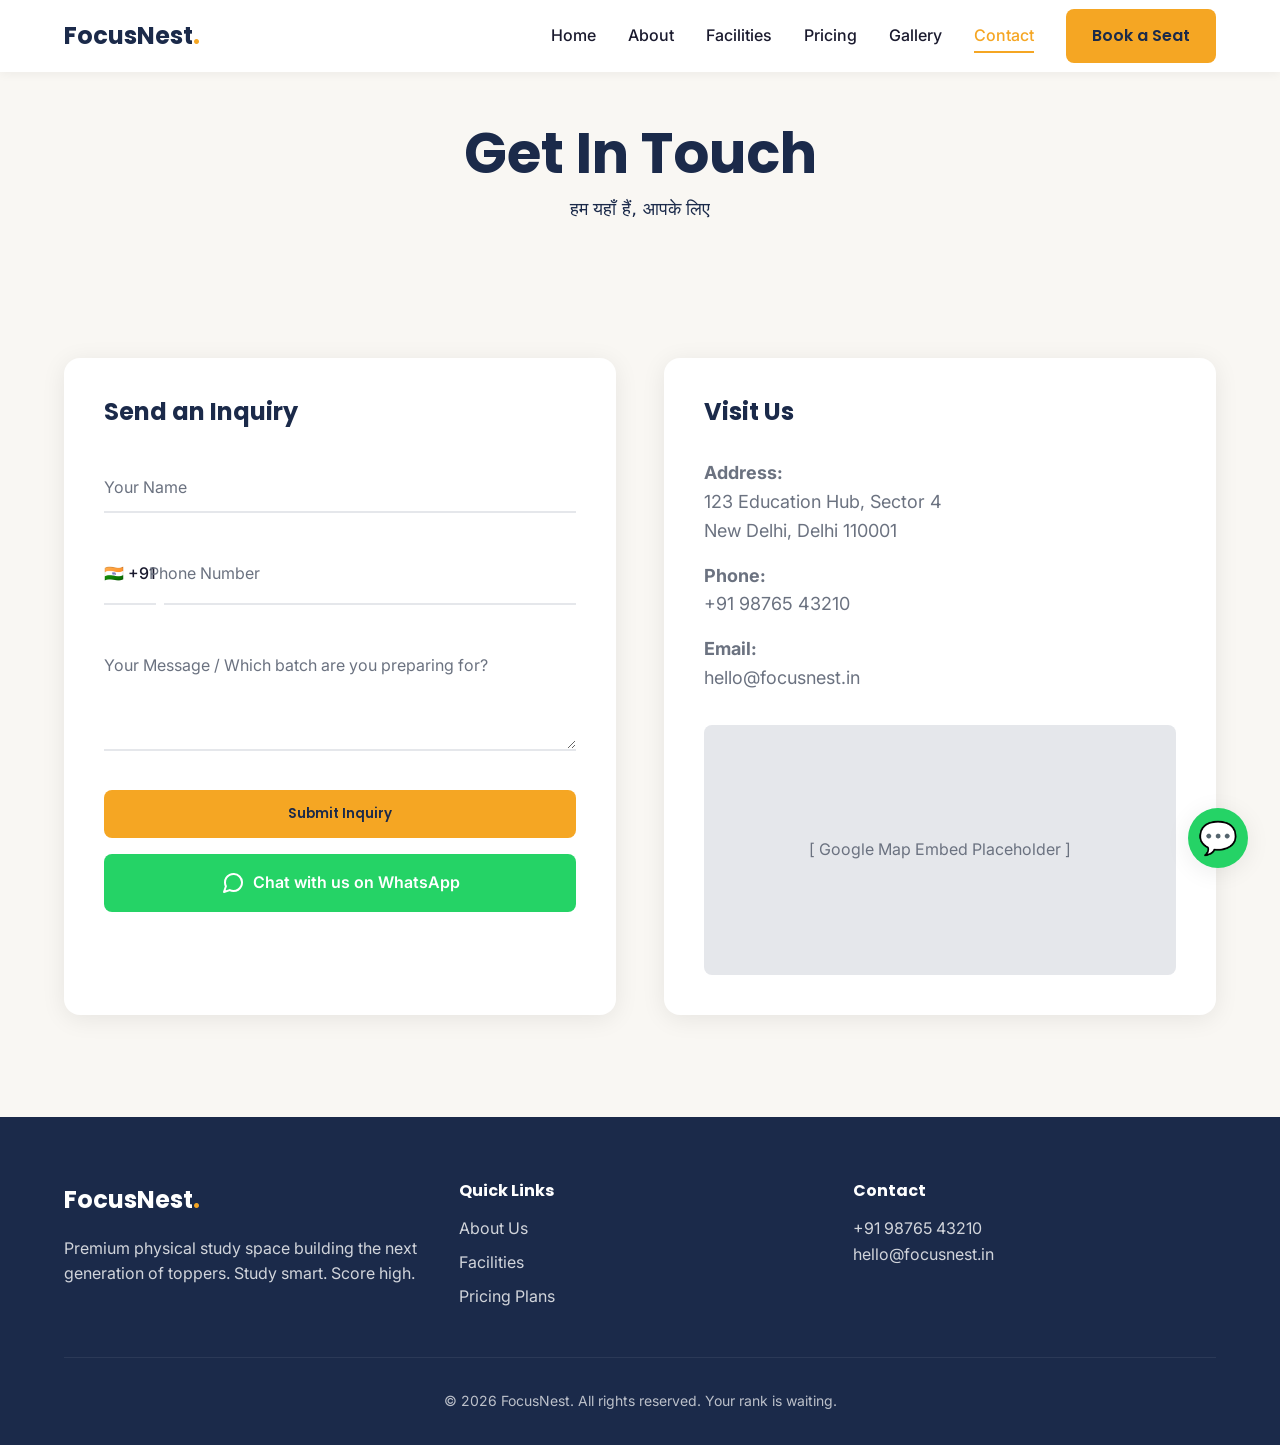
<file: contact.html>
<!DOCTYPE html>
<html lang="en">
<head>
    <meta charset="UTF-8">
    <meta name="viewport" content="width=device-width, initial-scale=1.0">
    <title>Contact Us | FocusNest</title>
    <link rel="preconnect" href="https://fonts.googleapis.com">
    <link rel="preconnect" href="https://fonts.gstatic.com" crossorigin>
    <link href="https://fonts.googleapis.com/css2?family=Inter:wght@400;500&family=Poppins:wght@600;700&display=swap" rel="stylesheet">
    <link rel="stylesheet" href="style.css">
</head>
<body>

    <nav class="navbar">
        <div class="container navbar__inner">
            <a href="index.html" class="logo">FocusNest<span class="logo__dot">.</span></a>
            <button class="hamburger" aria-label="Menu">
                <span class="hamburger__line"></span>
                <span class="hamburger__line"></span>
                <span class="hamburger__line"></span>
            </button>
            <div class="nav-links">
                <a href="index.html" class="nav-link">Home</a>
                <a href="about.html" class="nav-link">About</a>
                <a href="facilities.html" class="nav-link">Facilities</a>
                <a href="pricing.html" class="nav-link">Pricing</a>
                <a href="gallery.html" class="nav-link">Gallery</a>
                <a href="contact.html" class="nav-link active">Contact</a>
                <a href="pricing.html" class="btn btn--primary">Book a Seat</a>
            </div>
        </div>
    </nav>

    <div style="padding-top: 120px; padding-bottom: 2rem; background-color: var(--color-bg); text-align: center;">
        <div class="container">
            <h1 style="font-size: clamp(2rem, 5vw, 3.5rem);">Get In Touch</h1>
            <span class="hindi-tagline" style="color: var(--color-primary)">हम यहाँ हैं, आपके लिए</span>
        </div>
    </div>

    <section class="section">
        <div class="container">
            <div class="contact-wrapper">
                
                <div class="contact-form">
                    <h2 class="mb-4">Send an Inquiry</h2>
                    
                    <form onsubmit="event.preventDefault();">
                        <div class="input-group">
                            <input type="text" id="name" required>
                            <label for="name">Your Name</label>
                        </div>
                        
                        <div class="input-group">
                            <div style="display:flex; align-items:flex-end;">
                                <span style="font-weight: 500; font-size: 1rem; border-bottom: 2px solid #E5E7EB; padding: 1rem 0; margin-right: 0.5rem; color: var(--color-text);">🇮🇳 +91</span>
                                <input style="flex:1;" type="tel" id="phone" pattern="[0-9]{10}" required>
                            </div>
                            <label for="phone" style="left: 45px;">Phone Number</label>
                        </div>
                        
                        <div class="input-group">
                            <textarea id="message" rows="4" required></textarea>
                            <label for="message">Your Message / Which batch are you preparing for?</label>
                        </div>
                        
                        <button type="submit" class="btn btn--primary" style="width: 100%;">Submit Inquiry</button>
                    </form>

                    <a href="https://wa.me/919876543210" class="whatsapp-cta-full" target="_blank">
                        <svg xmlns="http://www.w3.org/-logo" width="24" height="24" viewBox="0 0 24 24" fill="none" stroke="currentColor" stroke-width="2" stroke-linecap="round" stroke-linejoin="round"><path d="M21 11.5a8.38 8.38 0 0 1-.9 3.8 8.5 8.5 0 0 1-7.6 4.7 8.38 8.38 0 0 1-3.8-.9L3 21l1.9-5.7a8.38 8.38 0 0 1-.9-3.8 8.5 8.5 0 0 1 4.7-7.6 8.38 8.38 0 0 1 3.8-.9h.5a8.48 8.48 0 0 1 8 8v.5z"></path></svg>
                        Chat with us on WhatsApp
                    </a>
                </div>

                <div class="map-container" style="flex-direction: column; background: var(--color-surface); box-shadow: var(--shadow-card); padding: 2.5rem; justify-content: flex-start; align-items:flex-start;">
                    <h2 class="mb-4">Visit Us</h2>
                    <p class="mb-2" style="font-size: 1.125rem;"><strong>Address:</strong><br>123 Education Hub, Sector 4<br>New Delhi, Delhi 110001</p>
                    <p class="mb-2" style="font-size: 1.125rem;"><strong>Phone:</strong><br>+91 98765 43210</p>
                    <p class="mb-4" style="font-size: 1.125rem;"><strong>Email:</strong><br>hello@focusnest.in</p>
                    
                    <div style="width: 100%; height: 250px; background-color: #E5E7EB; border-radius: 8px; display:flex; align-items:center; justify-content:center; color: var(--color-muted);">
                        [ Google Map Embed Placeholder ]
                    </div>
                </div>

            </div>
        </div>
    </section>

    <footer class="footer">
        <div class="container">
            <div class="footer-grid">
                <div>
                    <a href="index.html" class="logo" style="color: white;">FocusNest<span class="logo__dot">.</span></a>
                    <p style="margin-top: 1rem; color: rgba(255,255,255,0.8);">Premium physical study space building the next generation of toppers. Study smart. Score high.</p>
                </div>
                <div>
                    <h4 style="color: white; margin-bottom: 1rem;">Quick Links</h4>
                    <ul style="list-style: none; display: flex; flex-direction: column; gap: 0.5rem; color: rgba(255,255,255,0.8);">
                        <li><a href="about.html">About Us</a></li>
                        <li><a href="facilities.html">Facilities</a></li>
                        <li><a href="pricing.html">Pricing Plans</a></li>
                    </ul>
                </div>
                <div>
                    <h4 style="color: white; margin-bottom: 1rem;">Contact</h4>
                    <p style="color: rgba(255,255,255,0.8);">+91 98765 43210</p>
                    <p style="color: rgba(255,255,255,0.8);">hello@focusnest.in</p>
                </div>
            </div>
            <div class="footer-bottom">
                &copy; 2026 FocusNest. All rights reserved. Your rank is waiting.
            </div>
        </div>
    </footer>

    <a href="https://wa.me/919876543210" class="whatsapp-float" aria-label="Chat on WhatsApp" target="_blank">
        💬
    </a>

    <script src="script.js"></script>
</body>
</html>
</file>
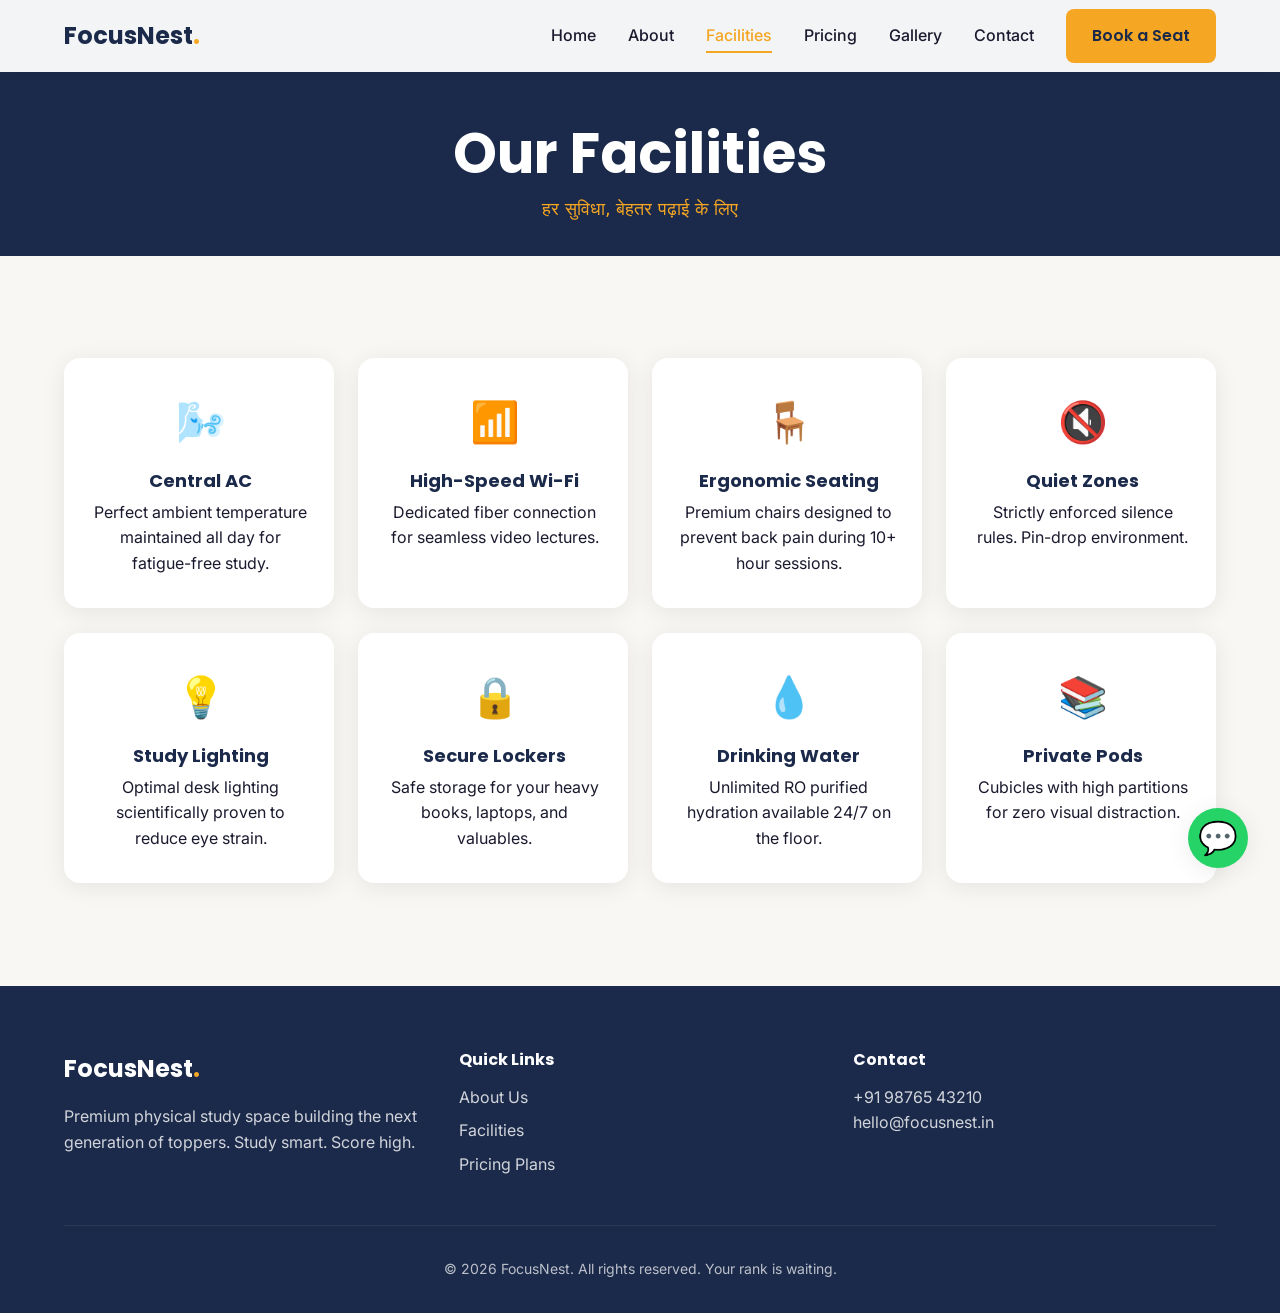
<file: facilities.html>
<!DOCTYPE html>
<html lang="en">
<head>
    <meta charset="UTF-8">
    <meta name="viewport" content="width=device-width, initial-scale=1.0">
    <title>Facilities | FocusNest</title>
    <link rel="preconnect" href="https://fonts.googleapis.com">
    <link rel="preconnect" href="https://fonts.gstatic.com" crossorigin>
    <link href="https://fonts.googleapis.com/css2?family=Inter:wght@400;500&family=Poppins:wght@600;700&display=swap" rel="stylesheet">
    <link rel="stylesheet" href="style.css">
</head>
<body>

    <nav class="navbar">
        <div class="container navbar__inner">
            <a href="index.html" class="logo">FocusNest<span class="logo__dot">.</span></a>
            <button class="hamburger" aria-label="Menu">
                <span class="hamburger__line"></span>
                <span class="hamburger__line"></span>
                <span class="hamburger__line"></span>
            </button>
            <div class="nav-links">
                <a href="index.html" class="nav-link">Home</a>
                <a href="about.html" class="nav-link">About</a>
                <a href="facilities.html" class="nav-link active">Facilities</a>
                <a href="pricing.html" class="nav-link">Pricing</a>
                <a href="gallery.html" class="nav-link">Gallery</a>
                <a href="contact.html" class="nav-link">Contact</a>
                <a href="pricing.html" class="btn btn--primary">Book a Seat</a>
            </div>
        </div>
    </nav>

    <div style="padding-top: 120px; padding-bottom: 2rem; background-color: var(--color-primary); color: white; text-align: center;">
        <div class="container">
            <h1 style="color: white; font-size: clamp(2rem, 5vw, 3.5rem);">Our Facilities</h1>
            <span class="hindi-tagline">हर सुविधा, बेहतर पढ़ाई के लिए</span>
        </div>
    </div>

    <section class="section">
        <div class="container">
            <div class="facilities-grid">
                <div class="facility-card">
                    <div class="facility-card__icon">🌬️</div>
                    <h3 class="facility-card__title">Central AC</h3>
                    <p class="color-muted">Perfect ambient temperature maintained all day for fatigue-free study.</p>
                </div>
                <div class="facility-card">
                    <div class="facility-card__icon">📶</div>
                    <h3 class="facility-card__title">High-Speed Wi-Fi</h3>
                    <p class="color-muted">Dedicated fiber connection for seamless video lectures.</p>
                </div>
                <div class="facility-card">
                    <div class="facility-card__icon">🪑</div>
                    <h3 class="facility-card__title">Ergonomic Seating</h3>
                    <p class="color-muted">Premium chairs designed to prevent back pain during 10+ hour sessions.</p>
                </div>
                <div class="facility-card">
                    <div class="facility-card__icon">🔇</div>
                    <h3 class="facility-card__title">Quiet Zones</h3>
                    <p class="color-muted">Strictly enforced silence rules. Pin-drop environment.</p>
                </div>
                <div class="facility-card">
                    <div class="facility-card__icon">💡</div>
                    <h3 class="facility-card__title">Study Lighting</h3>
                    <p class="color-muted">Optimal desk lighting scientifically proven to reduce eye strain.</p>
                </div>
                <div class="facility-card">
                    <div class="facility-card__icon">🔒</div>
                    <h3 class="facility-card__title">Secure Lockers</h3>
                    <p class="color-muted">Safe storage for your heavy books, laptops, and valuables.</p>
                </div>
                <div class="facility-card">
                    <div class="facility-card__icon">💧</div>
                    <h3 class="facility-card__title">Drinking Water</h3>
                    <p class="color-muted">Unlimited RO purified hydration available 24/7 on the floor.</p>
                </div>
                <div class="facility-card">
                    <div class="facility-card__icon">📚</div>
                    <h3 class="facility-card__title">Private Pods</h3>
                    <p class="color-muted">Cubicles with high partitions for zero visual distraction.</p>
                </div>
            </div>
        </div>
    </section>

    <footer class="footer">
        <div class="container">
            <div class="footer-grid">
                <div>
                    <a href="index.html" class="logo" style="color: white;">FocusNest<span class="logo__dot">.</span></a>
                    <p style="margin-top: 1rem; color: rgba(255,255,255,0.8);">Premium physical study space building the next generation of toppers. Study smart. Score high.</p>
                </div>
                <div>
                    <h4 style="color: white; margin-bottom: 1rem;">Quick Links</h4>
                    <ul style="list-style: none; display: flex; flex-direction: column; gap: 0.5rem; color: rgba(255,255,255,0.8);">
                        <li><a href="about.html">About Us</a></li>
                        <li><a href="facilities.html">Facilities</a></li>
                        <li><a href="pricing.html">Pricing Plans</a></li>
                    </ul>
                </div>
                <div>
                    <h4 style="color: white; margin-bottom: 1rem;">Contact</h4>
                    <p style="color: rgba(255,255,255,0.8);">+91 98765 43210</p>
                    <p style="color: rgba(255,255,255,0.8);">hello@focusnest.in</p>
                </div>
            </div>
            <div class="footer-bottom">
                &copy; 2026 FocusNest. All rights reserved. Your rank is waiting.
            </div>
        </div>
    </footer>

    <a href="https://wa.me/919876543210" class="whatsapp-float" aria-label="Chat on WhatsApp" target="_blank">💬</a>
    <script src="script.js"></script>
</body>
</html>
</file>
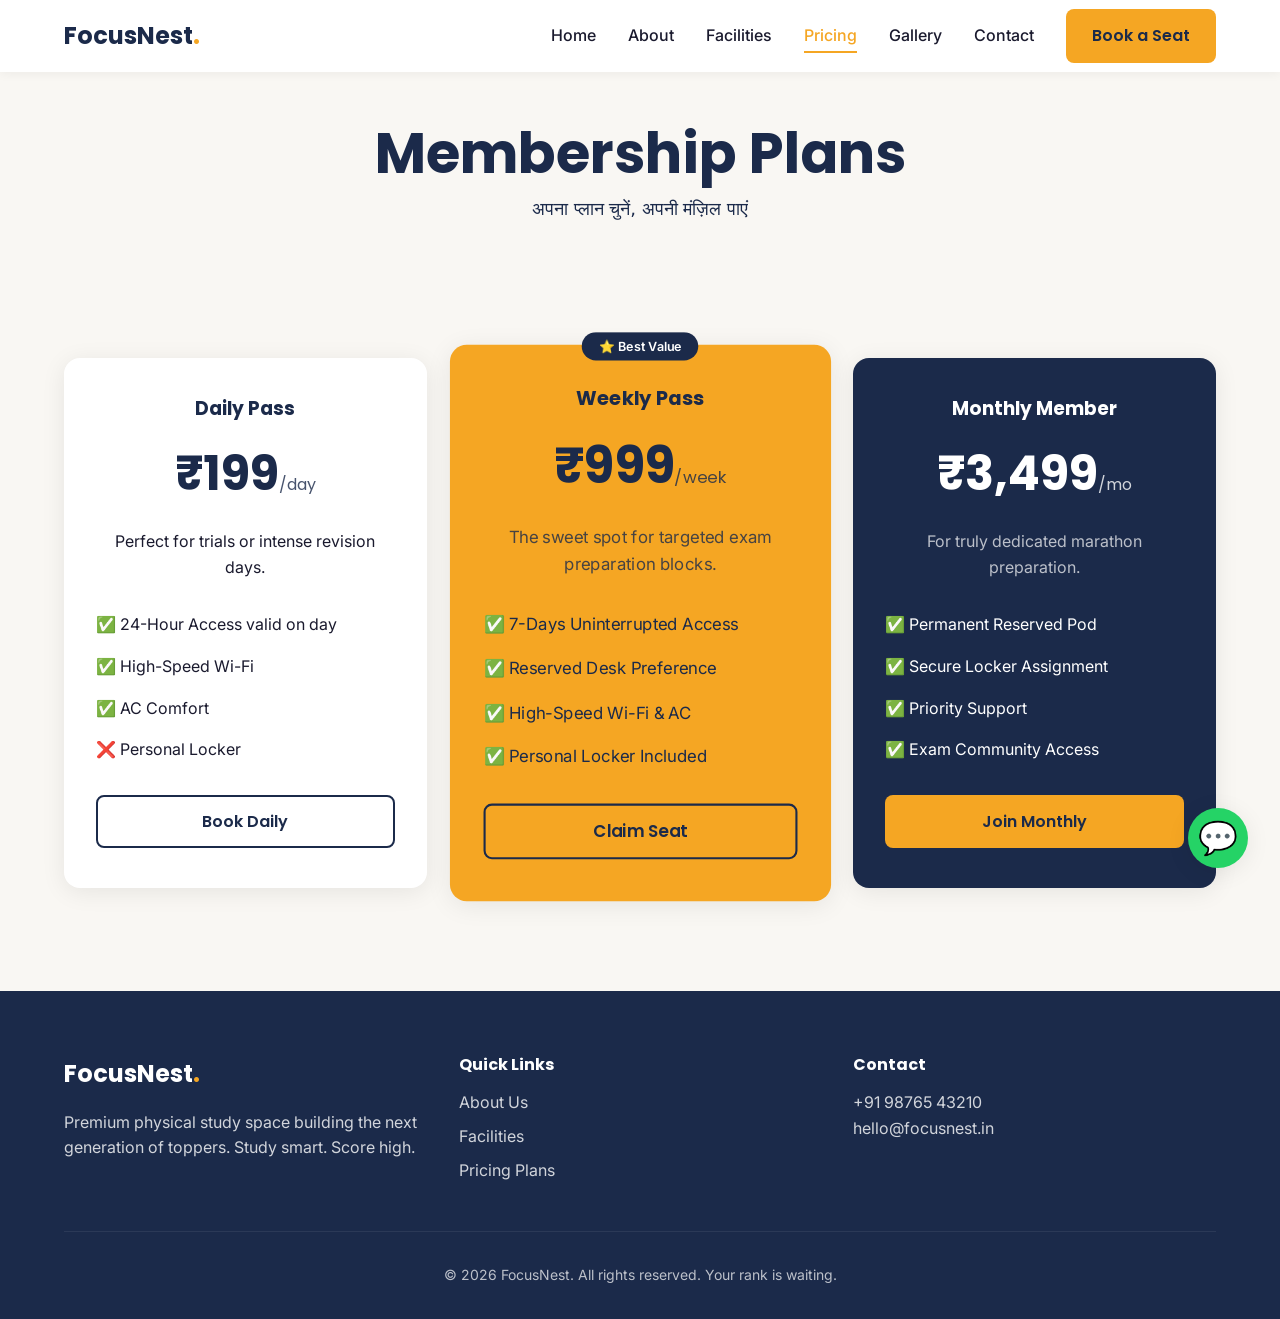
<file: pricing.html>
<!DOCTYPE html>
<html lang="en">
<head>
    <meta charset="UTF-8">
    <meta name="viewport" content="width=device-width, initial-scale=1.0">
    <title>Pricing Plans | FocusNest</title>
    <link rel="preconnect" href="https://fonts.googleapis.com">
    <link rel="preconnect" href="https://fonts.gstatic.com" crossorigin>
    <link href="https://fonts.googleapis.com/css2?family=Inter:wght@400;500&family=Poppins:wght@600;700&display=swap" rel="stylesheet">
    <link rel="stylesheet" href="style.css">
</head>
<body>

    <nav class="navbar">
        <div class="container navbar__inner">
            <a href="index.html" class="logo">FocusNest<span class="logo__dot">.</span></a>
            <button class="hamburger" aria-label="Menu">
                <span class="hamburger__line"></span>
                <span class="hamburger__line"></span>
                <span class="hamburger__line"></span>
            </button>
            <div class="nav-links">
                <a href="index.html" class="nav-link">Home</a>
                <a href="about.html" class="nav-link">About</a>
                <a href="facilities.html" class="nav-link">Facilities</a>
                <a href="pricing.html" class="nav-link active">Pricing</a>
                <a href="gallery.html" class="nav-link">Gallery</a>
                <a href="contact.html" class="nav-link">Contact</a>
                <a href="pricing.html" class="btn btn--primary">Book a Seat</a>
            </div>
        </div>
    </nav>

    <div style="padding-top: 120px; padding-bottom: 2rem; background-color: var(--color-bg); text-align: center;">
        <div class="container">
            <h1 style="font-size: clamp(2rem, 5vw, 3.5rem);">Membership Plans</h1>
            <span class="hindi-tagline" style="color: var(--color-primary)">अपना प्लान चुनें, अपनी मंज़िल पाएं</span>
        </div>
    </div>

    <section class="section">
        <div class="container">
            <div class="pricing-grid">
                
                <div class="pricing-card">
                    <h3>Daily Pass</h3>
                    <div class="pricing__price">₹199<span class="pricing__duration">/day</span></div>
                    <p class="color-muted">Perfect for trials or intense revision days.</p>
                    <ul class="pricing-feature-list">
                        <li>✅ 24-Hour Access valid on day</li>
                        <li>✅ High-Speed Wi-Fi</li>
                        <li>✅ AC Comfort</li>
                        <li>❌ Personal Locker</li>
                    </ul>
                    <a href="contact.html" class="btn btn--outline" style="width: 100%;">Book Daily</a>
                </div>

                <div class="pricing-card pricing-card--featured">
                    <span class="badge-featured">⭐ Best Value</span>
                    <h3>Weekly Pass</h3>
                    <div class="pricing__price">₹999<span class="pricing__duration">/week</span></div>
                    <p style="color: rgba(27,42,74,0.8);">The sweet spot for targeted exam preparation blocks.</p>
                    <ul class="pricing-feature-list">
                        <li>✅ 7-Days Uninterrupted Access</li>
                        <li>✅ Reserved Desk Preference</li>
                        <li>✅ High-Speed Wi-Fi & AC</li>
                        <li>✅ Personal Locker Included</li>
                    </ul>
                    <a href="contact.html" class="btn btn--primary" style="width: 100%; border: 2px solid var(--color-primary);">Claim Seat</a>
                </div>

                <div class="pricing-card pricing-card--premium">
                    <h3>Monthly Member</h3>
                    <div class="pricing__price">₹3,499<span class="pricing__duration">/mo</span></div>
                    <p style="color: rgba(255,255,255,0.7);">For truly dedicated marathon preparation.</p>
                    <ul class="pricing-feature-list">
                        <li>✅ Permanent Reserved Pod</li>
                        <li>✅ Secure Locker Assignment</li>
                        <li>✅ Priority Support</li>
                        <li>✅ Exam Community Access</li>
                    </ul>
                    <a href="contact.html" class="btn btn--primary" style="width: 100%;">Join Monthly</a>
                </div>

            </div>
        </div>
    </section>

    <footer class="footer">
        <div class="container">
            <div class="footer-grid">
                <div>
                    <a href="index.html" class="logo" style="color: white;">FocusNest<span class="logo__dot">.</span></a>
                    <p style="margin-top: 1rem; color: rgba(255,255,255,0.8);">Premium physical study space building the next generation of toppers. Study smart. Score high.</p>
                </div>
                <div>
                    <h4 style="color: white; margin-bottom: 1rem;">Quick Links</h4>
                    <ul style="list-style: none; display: flex; flex-direction: column; gap: 0.5rem; color: rgba(255,255,255,0.8);">
                        <li><a href="about.html">About Us</a></li>
                        <li><a href="facilities.html">Facilities</a></li>
                        <li><a href="pricing.html">Pricing Plans</a></li>
                    </ul>
                </div>
                <div>
                    <h4 style="color: white; margin-bottom: 1rem;">Contact</h4>
                    <p style="color: rgba(255,255,255,0.8);">+91 98765 43210</p>
                    <p style="color: rgba(255,255,255,0.8);">hello@focusnest.in</p>
                </div>
            </div>
            <div class="footer-bottom">
                &copy; 2026 FocusNest. All rights reserved. Your rank is waiting.
            </div>
        </div>
    </footer>

    <a href="https://wa.me/919876543210" class="whatsapp-float" aria-label="Chat on WhatsApp" target="_blank">💬</a>
    <script src="script.js"></script>
</body>
</html>
</file>
<file: style.css>
:root {
  --color-primary: #1B2A4A;
  --color-accent: #F5A623;
  --color-bg: #F9F7F3;
  --color-surface: #FFFFFF;
  --color-text: #1A1A2E;
  --color-muted: #6B7280;
  --color-success: #22C55E;
  --color-whatsapp: #25D366;
  
  --font-heading: 'Poppins', sans-serif;
  --font-body: 'Inter', sans-serif;
  --font-hindi: system-ui, -apple-system, sans-serif;

  --spacing-section: clamp(40px, 8vw, 120px);
  --shadow-card: 0 4px 24px rgba(0,0,0,0.08);
  --radius-card: 16px;
  --transition-smooth: 300ms ease;
}

* {
  margin: 0;
  padding: 0;
  box-sizing: border-box;
}

html {
  scroll-behavior: smooth;
}

body {
  font-family: var(--font-body);
  color: var(--color-text);
  background-color: var(--color-bg);
  line-height: 1.6;
  overflow-x: hidden;
}

h1, h2, h3, h4 {
  font-family: var(--font-heading);
  line-height: 1.2;
  color: var(--color-primary);
}

a {
  text-decoration: none;
  color: inherit;
}

img {
  max-width: 100%;
  height: auto;
  display: block;
}

.hindi-tagline {
  font-family: var(--font-hindi);
  color: var(--color-accent);
  font-size: 1.125rem;
  font-weight: 500;
  margin-top: 0.5rem;
  display: block;
}

.container {
  width: 100%;
  max-width: 1200px;
  margin: 0 auto;
  padding: 0 1.5rem;
}

.section {
  padding: var(--spacing-section) 0;
}

.text-center { text-align: center; }
.mb-1 { margin-bottom: 0.5rem; }
.mb-2 { margin-bottom: 1rem; }
.mb-4 { margin-bottom: 2rem; }
.mb-8 { margin-bottom: 4rem; }

/* Buttons */
.btn {
  display: inline-flex;
  align-items: center;
  justify-content: center;
  padding: 0.75rem 1.5rem;
  font-family: var(--font-heading);
  font-weight: 600;
  border-radius: 8px;
  cursor: pointer;
  transition: transform var(--transition-smooth), opacity var(--transition-smooth);
  border: 2px solid transparent;
  min-height: 44px;
}

.btn:active {
  transform: scale(0.98);
}

.btn--primary {
  background-color: var(--color-accent);
  color: var(--color-primary);
}

.btn--primary:hover {
  opacity: 0.9;
  transform: translateY(-2px);
}

.btn--outline {
  background-color: transparent;
  border-color: var(--color-primary);
  color: var(--color-primary);
}

.btn--outline:hover {
  background-color: var(--color-primary);
  color: var(--color-surface);
  transform: translateY(-2px);
}

/* Navbar */
.navbar {
  position: fixed;
  top: 0;
  left: 0;
  width: 100%;
  background-color: rgba(255, 255, 255, 0.95);
  backdrop-filter: blur(8px);
  z-index: 1000;
  box-shadow: 0 2px 10px rgba(0,0,0,0.05);
  transition: transform var(--transition-smooth);
}

.navbar__inner {
  display: flex;
  justify-content: space-between;
  align-items: center;
  height: 72px;
}

.logo {
  font-family: var(--font-heading);
  font-size: 1.5rem;
  font-weight: 700;
  color: var(--color-primary);
}

.logo__dot {
  color: var(--color-accent);
}

.nav-links {
  display: flex;
  align-items: center;
  gap: 2rem;
}

.nav-link {
  font-weight: 500;
  position: relative;
  transition: color var(--transition-smooth);
}

.nav-link:hover, .nav-link.active {
  color: var(--color-accent);
}

.nav-link::after {
  content: '';
  position: absolute;
  bottom: -4px;
  left: 0;
  width: 0;
  height: 2px;
  background-color: var(--color-accent);
  transition: width var(--transition-smooth);
}

.nav-link.active::after {
  width: 100%;
}

.hamburger {
  display: none;
  background: none;
  border: none;
  cursor: pointer;
  padding: 0.5rem;
  z-index: 1001;
}

.hamburger__line {
  display: block;
  width: 24px;
  height: 2px;
  background-color: var(--color-primary);
  margin: 5px 0;
  transition: transform var(--transition-smooth), opacity var(--transition-smooth);
}

/* Mobile Nav */
@media (max-width: 767px) {
  .hamburger {
    display: block;
  }
  
  .nav-links {
    position: fixed;
    top: 72px;
    left: 0;
    width: 100%;
    background-color: var(--color-surface);
    flex-direction: column;
    padding: 2rem;
    gap: 1.5rem;
    box-shadow: 0 10px 15px rgba(0,0,0,0.1);
    transform: translateY(-150%);
    opacity: 0;
    transition: transform var(--transition-smooth), opacity var(--transition-smooth);
    will-change: transform;
    pointer-events: none;
  }
  
  .nav-links.nav-open {
    transform: translateY(0);
    opacity: 1;
    pointer-events: auto;
  }

  .hamburger-open .hamburger__line:nth-child(1) {
    transform: translateY(7px) rotate(45deg);
  }
  .hamburger-open .hamburger__line:nth-child(2) {
    opacity: 0;
  }
  .hamburger-open .hamburger__line:nth-child(3) {
    transform: translateY(-7px) rotate(-45deg);
  }
}

/* Hero Section */
.hero {
  padding-top: calc(72px + var(--spacing-section));
  background-color: var(--color-bg);
  background-image: radial-gradient(circle, #1B2A4A18 1px, transparent 1px);
  background-size: 24px 24px;
  min-height: 100vh;
  display: flex;
  align-items: center;
}

.hero__inner {
  display: flex;
  flex-direction: column;
  gap: 3rem;
  align-items: center;
}

.hero__content {
  flex: 1;
  text-align: center;
}

.hero__title {
  font-size: clamp(2.5rem, 6vw, 4.5rem);
  margin-bottom: 1.5rem;
}

.hero__subtitle {
  font-size: clamp(1.125rem, 2vw, 1.25rem);
  color: var(--color-muted);
  margin-bottom: 2rem;
  max-width: 600px;
  margin-inline: auto;
}

.hero__ctas {
  display: flex;
  gap: 1rem;
  justify-content: center;
  flex-wrap: wrap;
}

.hero__badges {
  display: flex;
  flex-wrap: wrap;
  justify-content: center;
  gap: 1rem;
  margin-top: 3rem;
}

.badge {
  background: var(--color-surface);
  padding: 0.5rem 1rem;
  border-radius: 999px;
  font-size: 0.875rem;
  font-weight: 500;
  box-shadow: var(--shadow-card);
  display: flex;
  align-items: center;
  gap: 0.5rem;
}

@media (min-width: 1024px) {
  .hero__inner {
    flex-direction: row;
    text-align: left;
  }
  .hero__content {
    text-align: left;
  }
  .hero__subtitle {
    margin-inline: 0;
  }
  .hero__ctas, .hero__badges {
    justify-content: flex-start;
  }
}

/* Facilities */
.facilities-grid {
  display: grid;
  grid-template-columns: repeat(2, 1fr);
  gap: 1.5rem;
}

.facility-card {
  background: var(--color-surface);
  padding: 2rem 1.5rem;
  border-radius: var(--radius-card);
  box-shadow: var(--shadow-card);
  text-align: center;
  transition: transform var(--transition-smooth), border-color var(--transition-smooth);
  will-change: transform;
  border-left: 3px solid transparent;
}

.facility-card:hover {
  transform: translateY(-4px);
  border-left-color: var(--color-accent);
}

.facility-card__icon {
  font-size: 2.5rem;
  margin-bottom: 1rem;
}

.facility-card__title {
  font-size: 1.125rem;
  margin-bottom: 0.5rem;
}

@media (min-width: 1024px) {
  .facilities-grid {
    grid-template-columns: repeat(4, 1fr);
  }
}

/* Testimonials */
.testimonials-section {
  background-color: var(--color-primary);
  color: var(--color-surface);
}

.testimonials-section h2 {
  color: var(--color-surface);
}

.testimonial-grid {
  display: grid;
  gap: 2rem;
  grid-template-columns: 1fr;
}

.testimonial-card {
  background-color: rgba(255,255,255,0.05);
  padding: 2rem;
  border-radius: var(--radius-card);
  border-left: 4px solid var(--color-accent);
}

.testimonial-card__quote {
  font-style: italic;
  margin-bottom: 1.5rem;
}

.testimonial-card__author {
  font-weight: 600;
  color: var(--color-accent);
}

.testimonial-card__target {
  font-size: 0.875rem;
  color: rgba(255,255,255,0.7);
}

@media (min-width: 768px) {
  .testimonial-grid {
    grid-template-columns: repeat(3, 1fr);
  }
}

/* About */
.story-wrapper {
  background: var(--color-surface);
  border-radius: var(--radius-card);
  padding: clamp(2rem, 5vw, 4rem);
  box-shadow: var(--shadow-card);
  margin-bottom: 4rem;
}

.values-grid {
  display: grid;
  grid-template-columns: 1fr;
  gap: 1.5rem;
}

@media (min-width: 768px) {
  .values-grid {
    grid-template-columns: repeat(2, 1fr);
  }
}
@media (min-width: 1024px) {
  .values-grid {
    grid-template-columns: repeat(4, 1fr);
  }
}

/* Pricing */
.pricing-grid {
  display: flex;
  flex-direction: column;
  gap: 2rem;
}

.pricing-card {
  background: var(--color-surface);
  border-radius: var(--radius-card);
  padding: 2.5rem 2rem;
  box-shadow: var(--shadow-card);
  text-align: center;
  position: relative;
  transition: transform var(--transition-smooth), opacity var(--transition-smooth);
  will-change: transform;
  opacity: 0;
  transform: translateY(20px);
}

.pricing-card.is-visible {
  opacity: 1;
  transform: translateY(0);
}

.pricing-card--featured {
  order: -1; 
  background-color: var(--color-accent);
  color: var(--color-primary);
}

.pricing-card--premium {
  background-color: var(--color-primary);
  color: var(--color-surface);
}
.pricing-card--premium .pricing__price,
.pricing-card--premium h3,
.pricing-card--premium p {
  color: var(--color-surface);
}

.pricing-feature-list {
  list-style: none;
  text-align: left;
  margin: 2rem 0;
}

.pricing-feature-list li {
  margin-bottom: 1rem;
  display: flex;
  align-items: center;
  gap: 0.75rem;
}

.pricing__price {
  font-size: 3rem;
  font-weight: 700;
  font-family: var(--font-heading);
  margin: 1rem 0;
  color: var(--color-primary);
}

.pricing__duration {
  font-size: 1rem;
  font-weight: 400;
  opacity: 0.8;
}

.badge-featured {
  position: absolute;
  top: -12px;
  left: 50%;
  transform: translateX(-50%);
  background: var(--color-primary);
  color: var(--color-surface);
  padding: 0.25rem 1rem;
  border-radius: 999px;
  font-size: 0.75rem;
  font-weight: 600;
  white-space: nowrap;
}

@media (min-width: 1024px) {
  .pricing-grid {
    flex-direction: row;
    align-items: center;
  }
  .pricing-card {
    flex: 1;
    order: 0;
  }
  .pricing-card--featured.is-visible {
    transform: scale(1.05) translateY(0);
  }
}

/* Gallery Masonry */
.gallery-grid {
  column-count: 2;
  column-gap: 1.5rem;
}

.gallery-item {
  break-inside: avoid;
  margin-bottom: 1.5rem;
  position: relative;
  border-radius: var(--radius-card);
  overflow: hidden;
  cursor: pointer;
  will-change: transform;
}

.gallery-item img {
  width: 100%;
  transition: transform var(--transition-smooth);
}

.gallery-overlay {
  position: absolute;
  top: 0;
  left: 0;
  width: 100%;
  height: 100%;
  background-color: rgba(245, 166, 35, 0.4);
  display: flex;
  align-items: center;
  justify-content: center;
  font-size: 2rem;
  opacity: 0;
  transition: opacity var(--transition-smooth);
}

.gallery-item:hover img {
  transform: scale(1.03);
}

.gallery-item:hover .gallery-overlay {
  opacity: 1;
}

@media (min-width: 1024px) {
  .gallery-grid {
    column-count: 3;
  }
}

/* Lightbox */
.lightbox {
  position: fixed;
  top: 0;
  left: 0;
  width: 100%;
  height: 100%;
  background: rgba(0,0,0,0.9);
  z-index: 2000;
  display: flex;
  align-items: center;
  justify-content: center;
  opacity: 0;
  pointer-events: none;
  transition: opacity var(--transition-smooth);
}

.lightbox.active {
  opacity: 1;
  pointer-events: auto;
}

.lightbox img {
  max-width: 90%;
  max-height: 90vh;
  border-radius: 8px;
  transform: scale(0.9);
  transition: transform var(--transition-smooth);
}

.lightbox.active img {
  transform: scale(1);
}

.lightbox-close {
  position: absolute;
  top: 2rem;
  right: 2rem;
  font-size: 3rem;
  color: white;
  background: none;
  border: none;
  cursor: pointer;
  line-height: 1;
}

/* Contact Form */
.contact-wrapper {
  display: flex;
  flex-direction: column;
  gap: 3rem;
}

.contact-form {
  background: var(--color-surface);
  padding: 2.5rem;
  border-radius: var(--radius-card);
  box-shadow: var(--shadow-card);
  flex: 1;
}

.input-group {
  position: relative;
  margin-bottom: 2rem;
}

.input-group input, 
.input-group textarea {
  width: 100%;
  padding: 1rem 0;
  border: none;
  border-bottom: 2px solid #E5E7EB;
  background: transparent;
  font-family: inherit;
  font-size: 1rem;
  transition: border-color var(--transition-smooth);
}

.input-group input:focus, 
.input-group textarea:focus {
  outline: none;
  border-bottom-color: var(--color-primary);
}

.input-group label {
  position: absolute;
  left: 0;
  top: 1rem;
  color: var(--color-muted);
  transition: transform var(--transition-smooth), font-size var(--transition-smooth), color var(--transition-smooth);
  pointer-events: none;
}

.input-group input:focus ~ label,
.input-group input:valid ~ label,
.input-group textarea:focus ~ label,
.input-group textarea:valid ~ label {
  transform: translateY(-1.5rem);
  font-size: 0.875rem;
  color: var(--color-primary);
}

.map-container {
  flex: 1;
  background: #E5E7EB;
  border-radius: var(--radius-card);
  min-height: 400px;
  display: flex;
  align-items: center;
  justify-content: center;
  color: var(--color-muted);
  overflow: hidden;
}

.whatsapp-cta-full {
  display: flex;
  align-items: center;
  justify-content: center;
  width: 100%;
  background-color: var(--color-whatsapp);
  color: white;
  font-weight: 600;
  border-radius: 8px;
  padding: 1rem;
  margin-top: 1rem;
  gap: 0.5rem;
}
.whatsapp-cta-full:hover {
  opacity: 0.9;
}

@media (min-width: 1024px) {
  .contact-wrapper {
    flex-direction: row;
  }
}

/* Footer & Global WhatsApp CTA */
.footer {
  background-color: var(--color-primary);
  color: var(--color-surface);
  padding: 4rem 0 2rem;
}

.footer-grid {
  display: grid;
  gap: 2rem;
  grid-template-columns: 1fr;
  margin-bottom: 3rem;
}

@media (min-width: 768px) {
  .footer-grid {
    grid-template-columns: repeat(3, 1fr);
  }
}

.footer-bottom {
  border-top: 1px solid rgba(255,255,255,0.1);
  padding-top: 2rem;
  text-align: center;
  font-size: 0.875rem;
  opacity: 0.7;
}

.whatsapp-float {
  position: fixed;
  bottom: 2rem;
  right: 2rem;
  background-color: var(--color-whatsapp);
  color: white;
  width: 60px;
  height: 60px;
  border-radius: 50%;
  display: flex;
  align-items: center;
  justify-content: center;
  font-size: 2rem;
  box-shadow: var(--shadow-card);
  z-index: 999;
  transition: transform var(--transition-smooth);
}

.whatsapp-float:hover {
  transform: scale(1.1);
}
</file>
